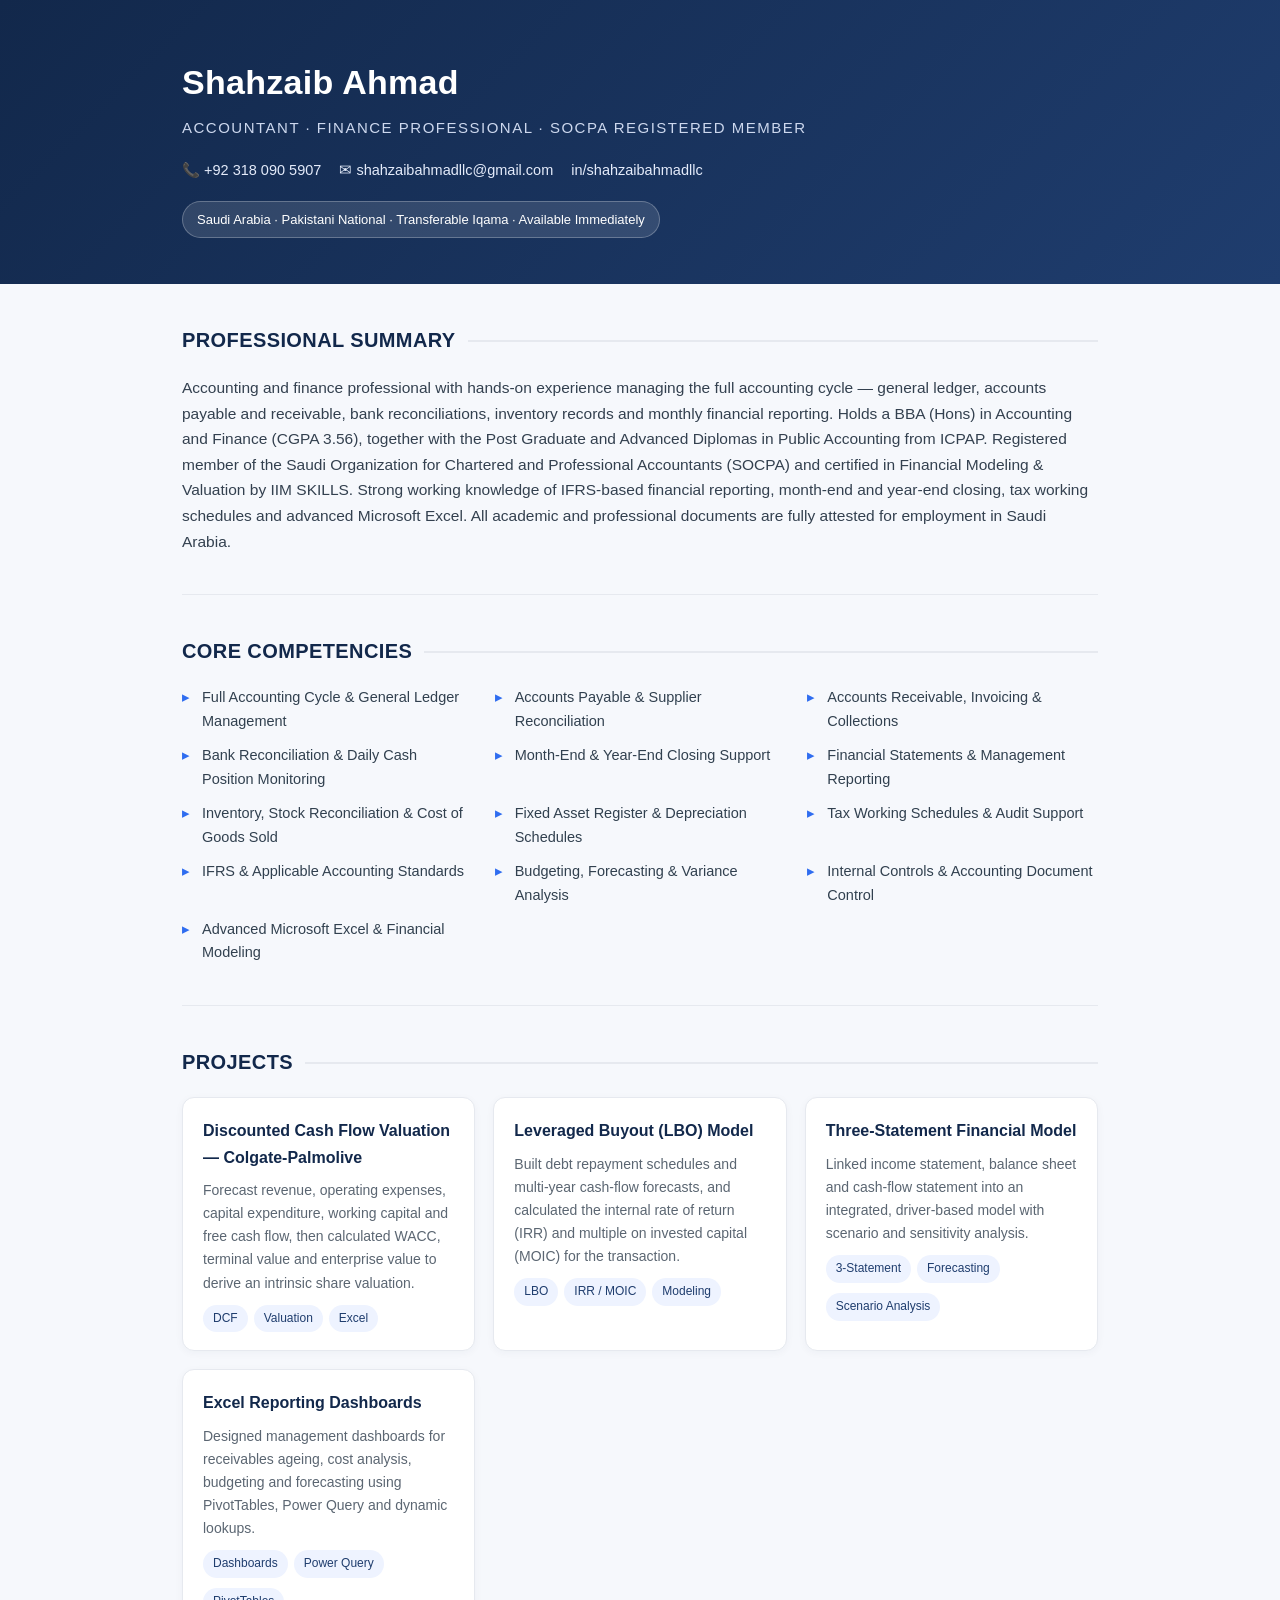
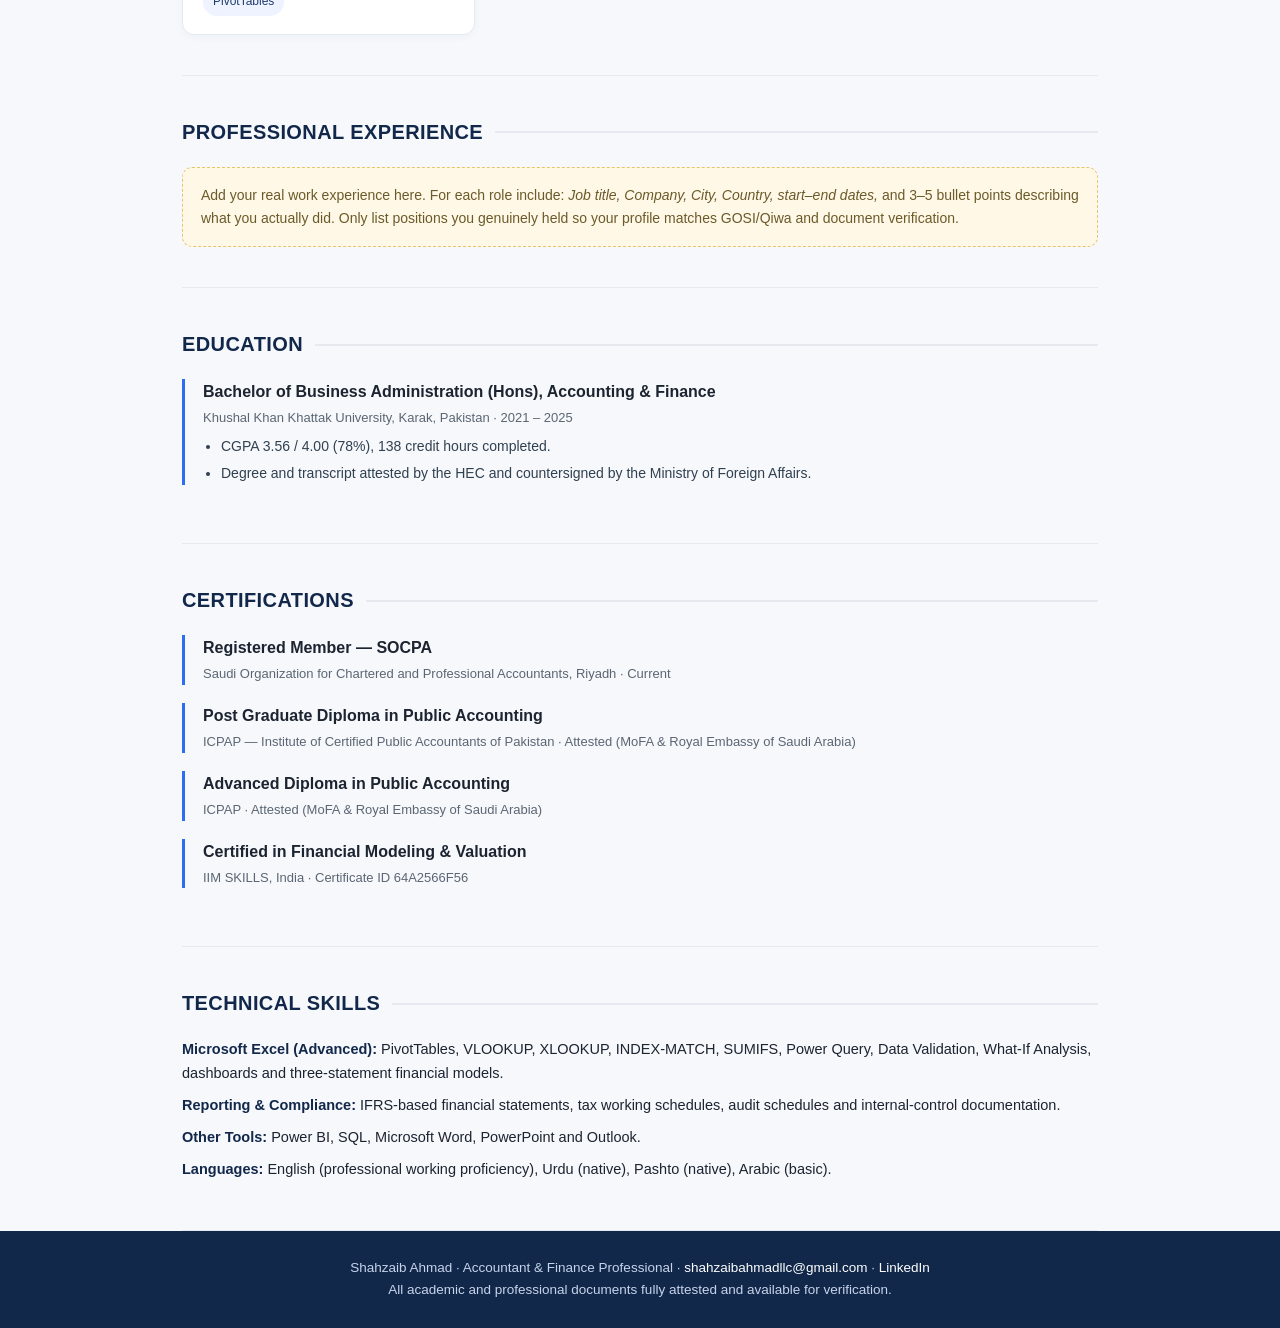
<file: index.html>
<!DOCTYPE html>
<html lang="en">
<head>
<meta charset="UTF-8">
<meta name="viewport" content="width=device-width, initial-scale=1.0">
<title>Shahzaib Ahmad — Accountant | Finance Professional | SOCPA Member</title>
<style>
  :root{
    --navy:#12284b; --navy2:#1f3d6e; --accent:#2f6df0; --ink:#1c2430;
    --muted:#5b6672; --line:#e6e9ef; --bg:#f6f8fc; --card:#ffffff;
  }
  *{box-sizing:border-box;margin:0;padding:0}
  body{font-family:"Segoe UI",Roboto,Helvetica,Arial,sans-serif;color:var(--ink);background:var(--bg);line-height:1.65}
  a{color:var(--accent);text-decoration:none}
  a:hover{text-decoration:underline}
  .wrap{max-width:960px;margin:0 auto;padding:0 22px}

  /* Header */
  header{background:linear-gradient(135deg,var(--navy),var(--navy2));color:#fff;padding:54px 0 46px}
  header .wrap{display:flex;flex-wrap:wrap;align-items:center;gap:8px;justify-content:space-between}
  .name{font-size:34px;font-weight:700;letter-spacing:.3px}
  .role{font-size:15px;color:#cdd8ee;margin-top:6px;text-transform:uppercase;letter-spacing:1.5px}
  .contact{margin-top:18px;font-size:14.5px;color:#e4ebfa;display:flex;flex-wrap:wrap;gap:8px 18px}
  .contact span,.contact a{color:#e4ebfa}
  .badge{display:inline-block;margin-top:18px;background:rgba(255,255,255,.12);border:1px solid rgba(255,255,255,.25);
         padding:7px 14px;border-radius:30px;font-size:13px;color:#fff}

  /* Sections */
  section{padding:40px 0;border-bottom:1px solid var(--line)}
  h2{font-size:20px;color:var(--navy);letter-spacing:.4px;text-transform:uppercase;margin-bottom:18px;
     display:flex;align-items:center;gap:12px}
  h2::after{content:"";flex:1;height:2px;background:var(--line)}
  p.lead{font-size:15.5px;color:#33404f}

  /* Competencies grid */
  .grid{display:grid;grid-template-columns:repeat(auto-fill,minmax(260px,1fr));gap:10px 22px;margin-top:6px}
  .grid li{list-style:none;padding-left:20px;position:relative;font-size:14.5px;color:#31404f}
  .grid li::before{content:"▸";position:absolute;left:0;color:var(--accent)}

  /* Cards */
  .cards{display:grid;grid-template-columns:repeat(auto-fill,minmax(280px,1fr));gap:18px}
  .card{background:var(--card);border:1px solid var(--line);border-radius:12px;padding:20px 20px 18px;
        box-shadow:0 2px 8px rgba(20,40,75,.04)}
  .card h3{font-size:16px;color:var(--navy);margin-bottom:8px}
  .card p{font-size:14px;color:var(--muted)}
  .tag{display:inline-block;margin:10px 6px 0 0;background:#eef3ff;color:var(--navy2);
       font-size:12px;padding:4px 10px;border-radius:20px}

  /* Timeline / education / certs */
  .item{margin-bottom:18px;padding-left:18px;border-left:3px solid var(--accent)}
  .item h3{font-size:16px;color:var(--ink)}
  .item .meta{font-size:13px;color:var(--muted);margin:2px 0 6px}
  .item ul{margin:6px 0 0 18px}
  .item li{font-size:14px;color:#31404f;margin-bottom:4px}

  .note{background:#fff8e6;border:1px dashed #e3c56b;border-radius:10px;padding:16px 18px;font-size:14px;color:#6b5a2a}

  /* Skills bar */
  .skills p{font-size:14.5px;margin-bottom:8px}
  .skills strong{color:var(--navy)}

  footer{background:var(--navy);color:#c7d3ea;text-align:center;padding:26px 0;font-size:13.5px}
  footer a{color:#fff}
</style>
</head>
<body>

<header>
  <div class="wrap">
    <div>
      <div class="name">Shahzaib Ahmad</div>
      <div class="role">Accountant · Finance Professional · SOCPA Registered Member</div>
      <div class="contact">
        <span>📞 +92 318 090 5907</span>
        <a href="mailto:shahzaibahmadllc@gmail.com">✉ shahzaibahmadllc@gmail.com</a>
        <a href="https://www.linkedin.com/in/shahzaibahmadllc" target="_blank">in/shahzaibahmadllc</a>
      </div>
      <div class="badge">Saudi Arabia · Pakistani National · Transferable Iqama · Available Immediately</div>
    </div>
  </div>
</header>

<main class="wrap">

  <!-- SUMMARY -->
  <section>
    <h2>Professional Summary</h2>
    <p class="lead">
      Accounting and finance professional with hands-on experience managing the full accounting cycle —
      general ledger, accounts payable and receivable, bank reconciliations, inventory records and monthly
      financial reporting. Holds a BBA (Hons) in Accounting and Finance (CGPA 3.56), together with the Post
      Graduate and Advanced Diplomas in Public Accounting from ICPAP. Registered member of the Saudi
      Organization for Chartered and Professional Accountants (SOCPA) and certified in Financial Modeling &amp;
      Valuation by IIM SKILLS. Strong working knowledge of IFRS-based financial reporting, month-end and
      year-end closing, tax working schedules and advanced Microsoft Excel. All academic and professional
      documents are fully attested for employment in Saudi Arabia.
    </p>
  </section>

  <!-- CORE COMPETENCIES -->
  <section>
    <h2>Core Competencies</h2>
    <ul class="grid">
      <li>Full Accounting Cycle &amp; General Ledger Management</li>
      <li>Accounts Payable &amp; Supplier Reconciliation</li>
      <li>Accounts Receivable, Invoicing &amp; Collections</li>
      <li>Bank Reconciliation &amp; Daily Cash Position Monitoring</li>
      <li>Month-End &amp; Year-End Closing Support</li>
      <li>Financial Statements &amp; Management Reporting</li>
      <li>Inventory, Stock Reconciliation &amp; Cost of Goods Sold</li>
      <li>Fixed Asset Register &amp; Depreciation Schedules</li>
      <li>Tax Working Schedules &amp; Audit Support</li>
      <li>IFRS &amp; Applicable Accounting Standards</li>
      <li>Budgeting, Forecasting &amp; Variance Analysis</li>
      <li>Internal Controls &amp; Accounting Document Control</li>
      <li>Advanced Microsoft Excel &amp; Financial Modeling</li>
    </ul>
  </section>

  <!-- PROJECTS -->
  <section>
    <h2>Projects</h2>
    <div class="cards">
      <div class="card">
        <h3>Discounted Cash Flow Valuation — Colgate-Palmolive</h3>
        <p>Forecast revenue, operating expenses, capital expenditure, working capital and free cash flow,
           then calculated WACC, terminal value and enterprise value to derive an intrinsic share valuation.</p>
        <span class="tag">DCF</span><span class="tag">Valuation</span><span class="tag">Excel</span>
      </div>
      <div class="card">
        <h3>Leveraged Buyout (LBO) Model</h3>
        <p>Built debt repayment schedules and multi-year cash-flow forecasts, and calculated the internal
           rate of return (IRR) and multiple on invested capital (MOIC) for the transaction.</p>
        <span class="tag">LBO</span><span class="tag">IRR / MOIC</span><span class="tag">Modeling</span>
      </div>
      <div class="card">
        <h3>Three-Statement Financial Model</h3>
        <p>Linked income statement, balance sheet and cash-flow statement into an integrated, driver-based
           model with scenario and sensitivity analysis.</p>
        <span class="tag">3-Statement</span><span class="tag">Forecasting</span><span class="tag">Scenario Analysis</span>
      </div>
      <div class="card">
        <h3>Excel Reporting Dashboards</h3>
        <p>Designed management dashboards for receivables ageing, cost analysis, budgeting and forecasting
           using PivotTables, Power Query and dynamic lookups.</p>
        <span class="tag">Dashboards</span><span class="tag">Power Query</span><span class="tag">PivotTables</span>
      </div>
    </div>
  </section>

  <!-- EXPERIENCE (fill with real roles only) -->
  <section>
    <h2>Professional Experience</h2>
    <div class="note">
      Add your real work experience here. For each role include: <em>Job title, Company, City, Country,
      start–end dates,</em> and 3–5 bullet points describing what you actually did. Only list positions you
      genuinely held so your profile matches GOSI/Qiwa and document verification.
    </div>
    <!--
      TEMPLATE — copy this block for each real job and fill it in:

      <div class="item">
        <h3>Job Title — Company Name</h3>
        <div class="meta">City, Country · Month Year – Month Year</div>
        <ul>
          <li>Responsibility / achievement one</li>
          <li>Responsibility / achievement two</li>
          <li>Responsibility / achievement three</li>
        </ul>
      </div>
    -->
  </section>

  <!-- EDUCATION -->
  <section>
    <h2>Education</h2>
    <div class="item">
      <h3>Bachelor of Business Administration (Hons), Accounting &amp; Finance</h3>
      <div class="meta">Khushal Khan Khattak University, Karak, Pakistan · 2021 – 2025</div>
      <ul>
        <li>CGPA 3.56 / 4.00 (78%), 138 credit hours completed.</li>
        <li>Degree and transcript attested by the HEC and countersigned by the Ministry of Foreign Affairs.</li>
      </ul>
    </div>
  </section>

  <!-- CERTIFICATIONS -->
  <section>
    <h2>Certifications</h2>
    <div class="item">
      <h3>Registered Member — SOCPA</h3>
      <div class="meta">Saudi Organization for Chartered and Professional Accountants, Riyadh · Current</div>
    </div>
    <div class="item">
      <h3>Post Graduate Diploma in Public Accounting</h3>
      <div class="meta">ICPAP — Institute of Certified Public Accountants of Pakistan · Attested (MoFA &amp; Royal Embassy of Saudi Arabia)</div>
    </div>
    <div class="item">
      <h3>Advanced Diploma in Public Accounting</h3>
      <div class="meta">ICPAP · Attested (MoFA &amp; Royal Embassy of Saudi Arabia)</div>
    </div>
    <div class="item">
      <h3>Certified in Financial Modeling &amp; Valuation</h3>
      <div class="meta">IIM SKILLS, India · Certificate ID 64A2566F56</div>
    </div>
  </section>

  <!-- SKILLS -->
  <section class="skills">
    <h2>Technical Skills</h2>
    <p><strong>Microsoft Excel (Advanced):</strong> PivotTables, VLOOKUP, XLOOKUP, INDEX-MATCH, SUMIFS,
       Power Query, Data Validation, What-If Analysis, dashboards and three-statement financial models.</p>
    <p><strong>Reporting &amp; Compliance:</strong> IFRS-based financial statements, tax working schedules,
       audit schedules and internal-control documentation.</p>
    <p><strong>Other Tools:</strong> Power BI, SQL, Microsoft Word, PowerPoint and Outlook.</p>
    <p><strong>Languages:</strong> English (professional working proficiency), Urdu (native),
       Pashto (native), Arabic (basic).</p>
  </section>

</main>

<footer>
  <div class="wrap">
    Shahzaib Ahmad · Accountant &amp; Finance Professional ·
    <a href="mailto:shahzaibahmadllc@gmail.com">shahzaibahmadllc@gmail.com</a> ·
    <a href="https://www.linkedin.com/in/shahzaibahmadllc" target="_blank">LinkedIn</a><br>
    All academic and professional documents fully attested and available for verification.
  </div>
</footer>

</body>
</html>
</file>
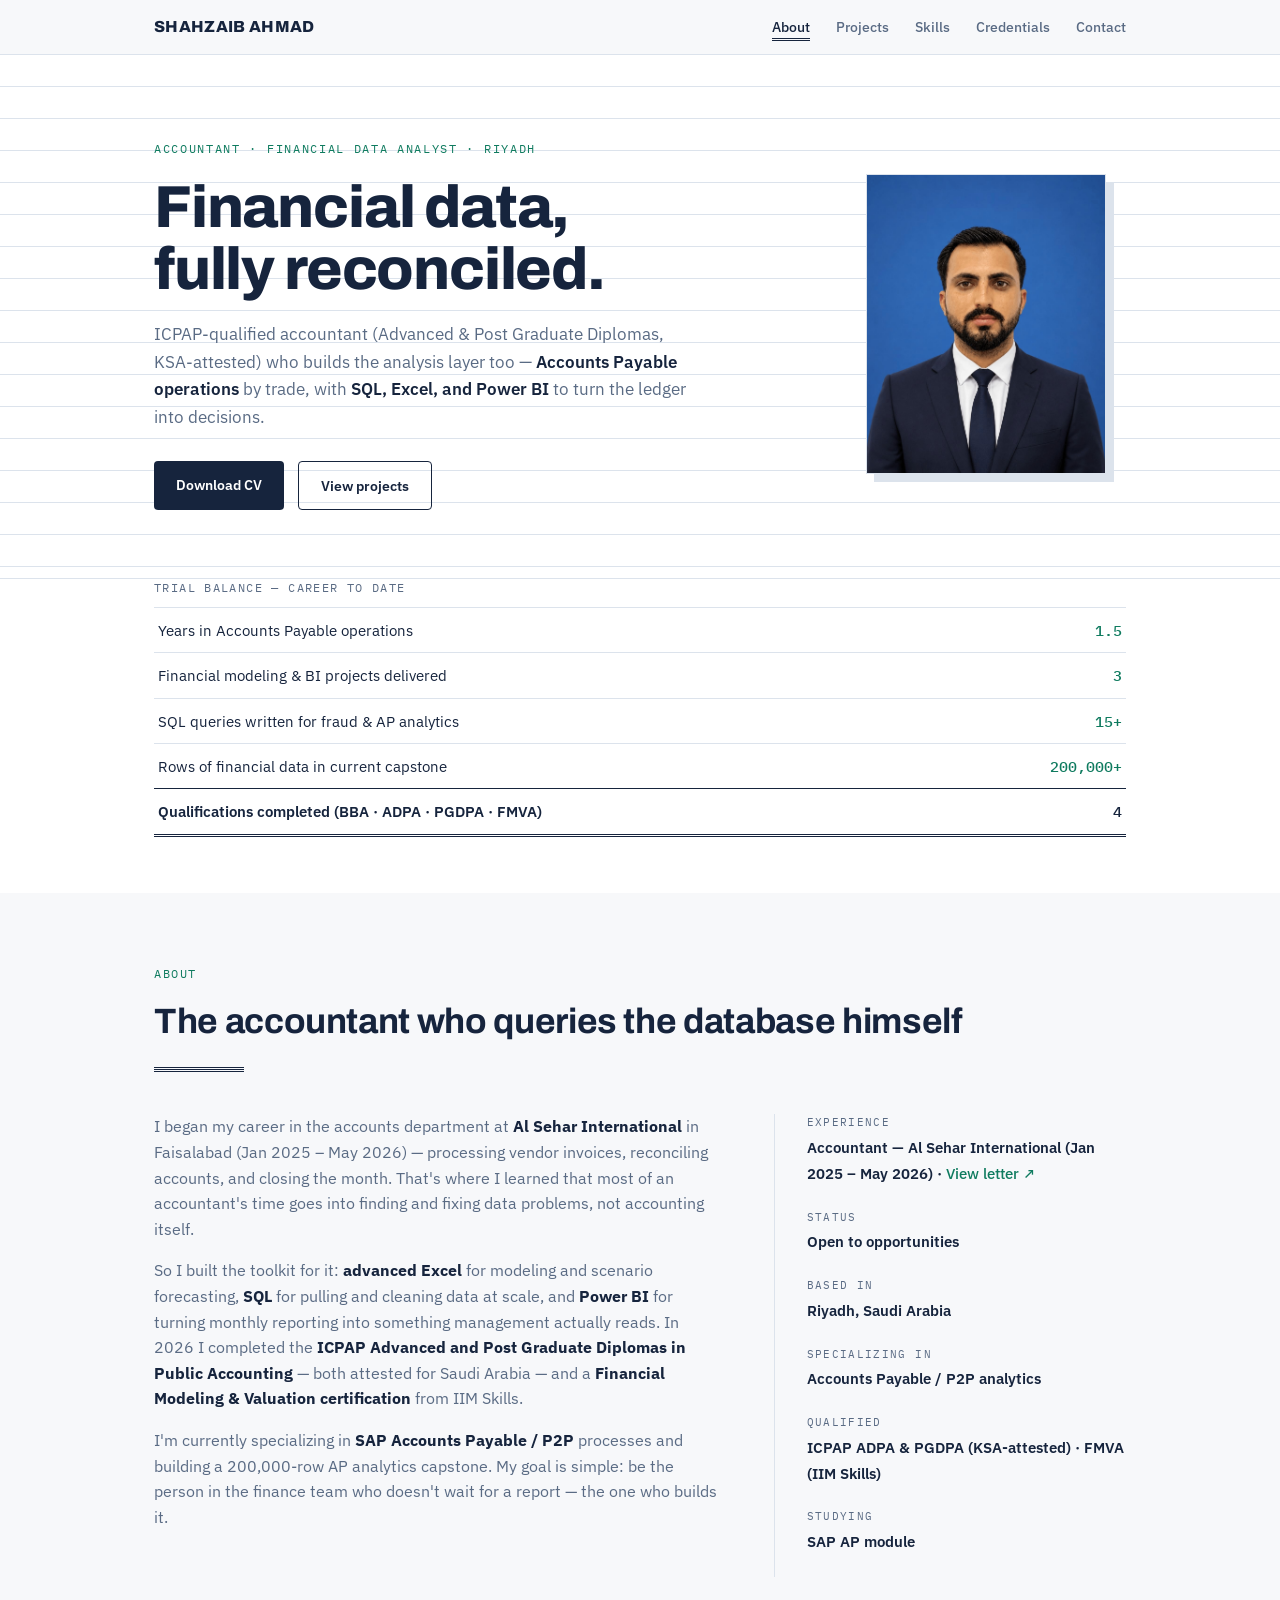
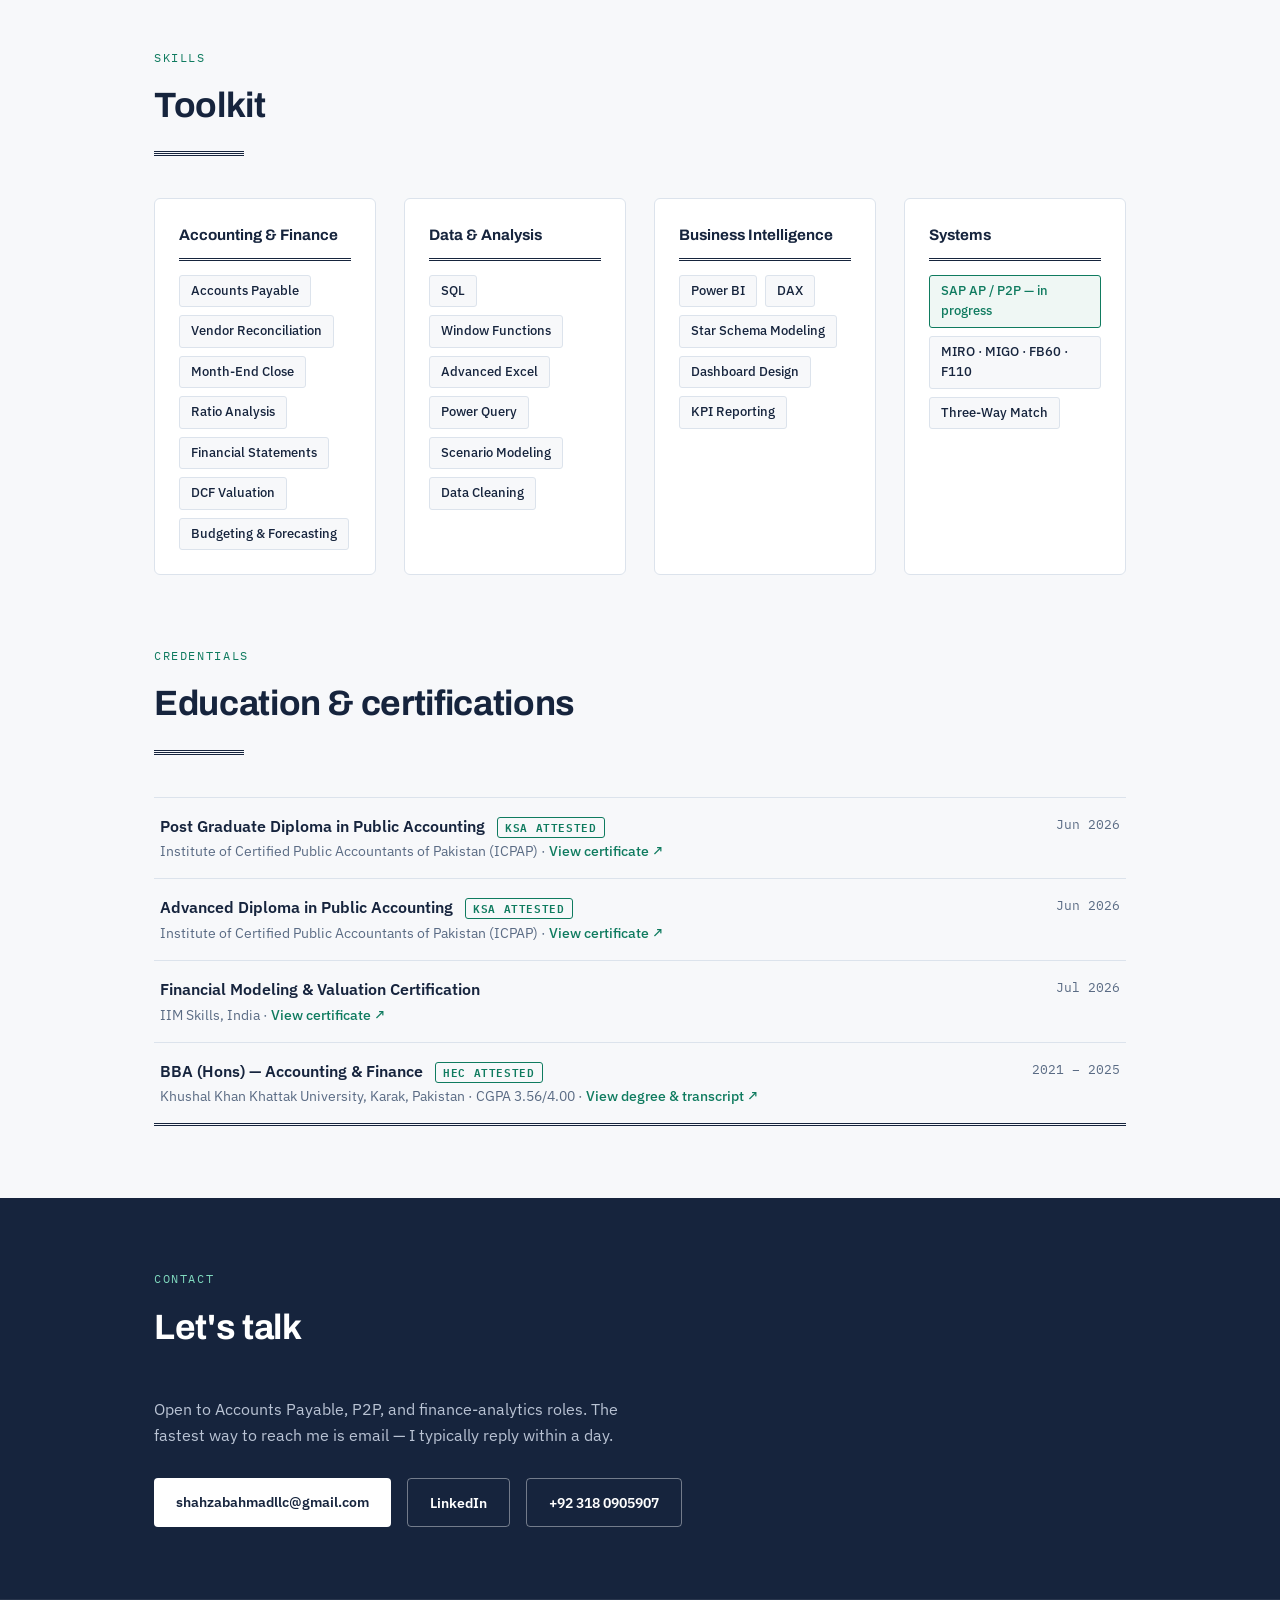
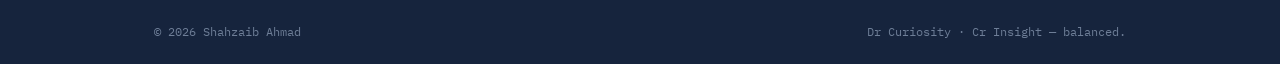
<file: index (1).html>
<!DOCTYPE html>
<html lang="en">
<head>
<meta charset="UTF-8">
<meta name="viewport" content="width=device-width, initial-scale=1.0">
<title>Shahzaib Ahmad — Accountant & Financial Data Analyst</title>
<meta name="description" content="Portfolio of Shahzaib Ahmad — ICPAP-qualified accountant and financial data analyst specializing in Accounts Payable, SQL, Excel, and Power BI.">
<link rel="preconnect" href="https://fonts.googleapis.com">
<link rel="preconnect" href="https://fonts.gstatic.com" crossorigin>
<link href="https://fonts.googleapis.com/css2?family=Archivo:wght@600;700;800&family=IBM+Plex+Sans:wght@400;500;600&family=IBM+Plex+Mono:wght@400;500&display=swap" rel="stylesheet">
<link rel="stylesheet" href="styles.css">
</head>
<body>

<nav>
  <div class="nav-inner">
    <a class="nav-name" href="index.html">SHAHZAIB AHMAD</a>
    <span class="nav-links">
      <a href="index.html" class="active">About</a>
      <a href="projects.html">Projects</a>
      <a href="index.html#skills">Skills</a>
      <a href="index.html#credentials">Credentials</a>
      <a href="index.html#contact">Contact</a>
    </span>
  </div>
</nav>

<header class="ledger-bg">
  <div class="wrap">
    <div class="hero">
      <div>
        <p class="eyebrow">Accountant · Financial Data Analyst · Riyadh</p>
        <h1>Financial data,<br>fully reconciled.</h1>
        <p class="hero-sub">ICPAP-qualified accountant (Advanced &amp; Post Graduate Diplomas, KSA-attested) who builds the analysis layer too — <strong>Accounts Payable operations</strong> by trade, with <strong>SQL, Excel, and Power BI</strong> to turn the ledger into decisions.</p>
        <div class="cta-row">
          <a class="btn btn-primary" href="Shahzaib_Ahmad_CV.pdf" download>Download CV</a>
          <a class="btn btn-ghost" href="projects.html">View projects</a>
        </div>
      </div>
      <img class="hero-photo" src="photo.jpg" alt="Portrait of Shahzaib Ahmad">
    </div>
  </div>
</header>

<div class="tb-strip">
  <div class="wrap">
    <table class="tb-table" aria-label="Career summary presented as a trial balance">
      <caption>Trial balance — career to date</caption>
      <tr><td>Years in Accounts Payable operations</td><td>1.5</td></tr>
      <tr><td>Financial modeling &amp; BI projects delivered</td><td>3</td></tr>
      <tr><td>SQL queries written for fraud &amp; AP analytics</td><td>15+</td></tr>
      <tr><td>Rows of financial data in current capstone</td><td>200,000+</td></tr>
      <tr class="tb-total"><td>Qualifications completed (BBA · ADPA · PGDPA · FMVA)</td><td>4</td></tr>
    </table>
  </div>
</div>

<section id="about">
  <div class="wrap">
    <div class="sec-head reveal">
      <span class="sec-label">About</span>
      <h2>The accountant who queries the database himself</h2>
      <hr class="double-rule">
    </div>
    <div class="about-grid">
      <div class="about-text reveal">
        <p>I began my career in the accounts department at <strong>Al Sehar International</strong> in Faisalabad (Jan 2025 – May 2026) — processing vendor invoices, reconciling accounts, and closing the month. That's where I learned that most of an accountant's time goes into finding and fixing data problems, not accounting itself.</p>
        <p>So I built the toolkit for it: <strong>advanced Excel</strong> for modeling and scenario forecasting, <strong>SQL</strong> for pulling and cleaning data at scale, and <strong>Power BI</strong> for turning monthly reporting into something management actually reads. In 2026 I completed the <strong>ICPAP Advanced and Post Graduate Diplomas in Public Accounting</strong> — both attested for Saudi Arabia — and a <strong>Financial Modeling &amp; Valuation certification</strong> from IIM Skills.</p>
        <p>I'm currently specializing in <strong>SAP Accounts Payable / P2P</strong> processes and building a 200,000-row AP analytics capstone. My goal is simple: be the person in the finance team who doesn't wait for a report — the one who builds it.</p>
      </div>
      <div class="about-facts reveal">
        <div class="fact"><span class="k">Experience</span><span class="v">Accountant — Al Sehar International (Jan 2025 – May 2026) · <a class="cred-link" href="AlSehar_Experience_Certificate.pdf" target="_blank" rel="noopener">View letter ↗</a></span></div>
        <div class="fact"><span class="k">Status</span><span class="v">Open to opportunities</span></div>
        <div class="fact"><span class="k">Based in</span><span class="v">Riyadh, Saudi Arabia</span></div>
        <div class="fact"><span class="k">Specializing in</span><span class="v">Accounts Payable / P2P analytics</span></div>
        <div class="fact"><span class="k">Qualified</span><span class="v">ICPAP ADPA &amp; PGDPA (KSA-attested) · FMVA (IIM Skills)</span></div>
        <div class="fact"><span class="k">Studying</span><span class="v">SAP AP module</span></div>
      </div>
    </div>
  </div>
</section>

<section id="skills" style="padding-top: 0;">
  <div class="wrap">
    <div class="sec-head reveal">
      <span class="sec-label">Skills</span>
      <h2>Toolkit</h2>
      <hr class="double-rule">
    </div>
    <div class="skills-grid">
      <div class="skill-group reveal">
        <h3>Accounting &amp; Finance</h3>
        <div class="tags">
          <span class="tag">Accounts Payable</span><span class="tag">Vendor Reconciliation</span>
          <span class="tag">Month-End Close</span><span class="tag">Ratio Analysis</span>
          <span class="tag">Financial Statements</span><span class="tag">DCF Valuation</span>
          <span class="tag">Budgeting &amp; Forecasting</span>
        </div>
      </div>
      <div class="skill-group reveal">
        <h3>Data &amp; Analysis</h3>
        <div class="tags">
          <span class="tag">SQL</span><span class="tag">Window Functions</span>
          <span class="tag">Advanced Excel</span><span class="tag">Power Query</span>
          <span class="tag">Scenario Modeling</span><span class="tag">Data Cleaning</span>
        </div>
      </div>
      <div class="skill-group reveal">
        <h3>Business Intelligence</h3>
        <div class="tags">
          <span class="tag">Power BI</span><span class="tag">DAX</span>
          <span class="tag">Star Schema Modeling</span><span class="tag">Dashboard Design</span>
          <span class="tag">KPI Reporting</span>
        </div>
      </div>
      <div class="skill-group reveal">
        <h3>Systems</h3>
        <div class="tags">
          <span class="tag learning">SAP AP / P2P — in progress</span>
          <span class="tag">MIRO · MIGO · FB60 · F110</span>
          <span class="tag">Three-Way Match</span>
        </div>
      </div>
    </div>
  </div>
</section>

<section id="credentials" style="padding-top: 0;">
  <div class="wrap">
    <div class="sec-head reveal">
      <span class="sec-label">Credentials</span>
      <h2>Education &amp; certifications</h2>
      <hr class="double-rule">
    </div>
    <table class="cred-table reveal">
      <tr>
        <td><div class="cred-name">Post Graduate Diploma in Public Accounting <span class="attest">KSA attested</span></div><div class="cred-inst">Institute of Certified Public Accountants of Pakistan (ICPAP) · <a class="cred-link" href="ICPAP_Diplomas_Attested.pdf" target="_blank" rel="noopener">View certificate ↗</a></div></td>
        <td class="cred-date">Jun 2026</td>
      </tr>
      <tr>
        <td><div class="cred-name">Advanced Diploma in Public Accounting <span class="attest">KSA attested</span></div><div class="cred-inst">Institute of Certified Public Accountants of Pakistan (ICPAP) · <a class="cred-link" href="ICPAP_Diplomas_Attested.pdf" target="_blank" rel="noopener">View certificate ↗</a></div></td>
        <td class="cred-date">Jun 2026</td>
      </tr>
      <tr>
        <td><div class="cred-name">Financial Modeling &amp; Valuation Certification</div><div class="cred-inst">IIM Skills, India · <a class="cred-link" href="FMVA_Certificate.pdf" target="_blank" rel="noopener">View certificate ↗</a></div></td>
        <td class="cred-date">Jul 2026</td>
      </tr>
      <tr>
        <td><div class="cred-name">BBA (Hons) — Accounting &amp; Finance <span class="attest">HEC attested</span></div><div class="cred-inst">Khushal Khan Khattak University, Karak, Pakistan · CGPA 3.56/4.00 · <a class="cred-link" href="BBA_Degree_HEC_Attested.pdf" target="_blank" rel="noopener">View degree &amp; transcript ↗</a></div></td>
        <td class="cred-date">2021 – 2025</td>
      </tr>
    </table>
  </div>
</section>

<section id="contact" class="contact-band">
  <div class="wrap">
    <div class="sec-head reveal">
      <span class="sec-label">Contact</span>
      <h2>Let's talk</h2>
    </div>
    <p class="reveal">Open to Accounts Payable, P2P, and finance-analytics roles. The fastest way to reach me is email — I typically reply within a day.</p>
    <div class="contact-links reveal">
      <a class="btn btn-primary" href="mailto:shahzabahmadllc@gmail.com">shahzabahmadllc@gmail.com</a>
      <a class="btn btn-ghost" href="https://www.linkedin.com/in/shahzaib-ahmad-0a3155265" target="_blank" rel="noopener">LinkedIn</a>
      <a class="btn btn-ghost" href="tel:+923180905907">+92 318 0905907</a>
    </div>
  </div>
</section>

<footer>
  <div class="wrap">
    <span>© 2026 Shahzaib Ahmad</span>
    <span>Dr Curiosity · Cr Insight — balanced.</span>
  </div>
</footer>

<script>
  const io = new IntersectionObserver((entries) => {
    entries.forEach(e => { if (e.isIntersecting) { e.target.classList.add('in'); io.unobserve(e.target); } });
  }, { threshold: 0.12 });
  document.querySelectorAll('.reveal').forEach(el => io.observe(el));
</script>

</body>
</html>
</file>
<file: styles.css>
:root {
  --ink: #16243D;
  --paper: #F7F8FA;
  --ledger: #DCE3EC;
  --balance: #0F7B5F;
  --slate: #5A6B84;
  --white: #FFFFFF;
}
* { margin: 0; padding: 0; box-sizing: border-box; }
html { scroll-behavior: smooth; }
@media (prefers-reduced-motion: reduce) {
  html { scroll-behavior: auto; }
  .reveal { opacity: 1 !important; transform: none !important; transition: none !important; }
}
body {
  font-family: 'IBM Plex Sans', sans-serif;
  background: var(--paper);
  color: var(--ink);
  line-height: 1.6;
  font-size: 16px;
}

/* Signature: the accountant's double rule */
.double-rule {
  border: none;
  border-top: 1px solid var(--ink);
  border-bottom: 3px double var(--ink);
  height: 5px;
  background: none;
}
.mono { font-family: 'IBM Plex Mono', monospace; font-variant-numeric: tabular-nums; }
.wrap { max-width: 1020px; margin: 0 auto; padding: 0 24px; }

/* Nav */
nav {
  position: sticky; top: 0; z-index: 50;
  background: rgba(247,248,250,0.92);
  backdrop-filter: blur(8px);
  border-bottom: 1px solid var(--ledger);
}
.nav-inner {
  display: flex; justify-content: space-between; align-items: center;
  padding: 14px 24px; max-width: 1020px; margin: 0 auto;
}
.nav-name { font-family: 'Archivo', sans-serif; font-weight: 800; font-size: 1rem; letter-spacing: 0.02em; color: var(--ink); text-decoration: none; }
.nav-links a {
  color: var(--slate); text-decoration: none; font-size: 0.85rem;
  margin-left: 22px; font-weight: 500;
}
.nav-links a:hover, .nav-links a:focus-visible { color: var(--balance); }
.nav-links a.active { color: var(--ink); border-bottom: 3px double var(--ink); padding-bottom: 2px; }
a:focus-visible { outline: 2px solid var(--balance); outline-offset: 3px; border-radius: 2px; }

/* Hero (ledger paper) */
header.ledger-bg {
  background:
    repeating-linear-gradient(to bottom, transparent 0 31px, var(--ledger) 31px 32px),
    var(--white);
  border-bottom: 1px solid var(--ledger);
}
.hero {
  display: grid; grid-template-columns: 1fr 260px; gap: 48px;
  align-items: center; padding: 84px 0 68px;
}
.eyebrow {
  font-family: 'IBM Plex Mono', monospace;
  font-size: 0.75rem; letter-spacing: 0.14em; text-transform: uppercase;
  color: var(--balance); margin-bottom: 18px;
}
h1 {
  font-family: 'Archivo', sans-serif; font-weight: 800;
  font-size: clamp(2.3rem, 6vw, 3.7rem);
  line-height: 1.05; letter-spacing: -0.02em; margin-bottom: 20px;
}
.hero-sub { font-size: 1.08rem; color: var(--slate); max-width: 54ch; margin-bottom: 30px; }
.hero-sub strong { color: var(--ink); font-weight: 600; }
.cta-row { display: flex; gap: 14px; flex-wrap: wrap; }
.btn {
  display: inline-block; text-decoration: none; font-weight: 600; font-size: 0.9rem;
  padding: 12px 22px; border-radius: 4px; transition: background 0.15s ease, color 0.15s ease, border-color 0.15s ease;
}
.btn-primary { background: var(--ink); color: var(--white); }
.btn-primary:hover { background: var(--balance); }
.btn-ghost { border: 1.5px solid var(--ink); color: var(--ink); }
.btn-ghost:hover { border-color: var(--balance); color: var(--balance); }
.hero-photo {
  width: 240px; height: 300px; object-fit: cover;
  border: 1px solid var(--ledger);
  box-shadow: 8px 8px 0 var(--ledger);
}

/* Trial balance strip */
.tb-strip { padding: 0 0 56px; background: var(--white); }
.tb-table { width: 100%; border-collapse: collapse; }
.tb-table caption {
  text-align: left; font-family: 'IBM Plex Mono', monospace;
  font-size: 0.72rem; letter-spacing: 0.12em; text-transform: uppercase;
  color: var(--slate); padding-bottom: 10px;
}
.tb-table td { padding: 10px 4px; font-size: 0.95rem; border-top: 1px solid var(--ledger); }
.tb-table td:last-child { text-align: right; font-family: 'IBM Plex Mono', monospace; font-weight: 500; color: var(--balance); }
.tb-total td { border-top: 1px solid var(--ink); border-bottom: 3px double var(--ink); font-weight: 600; }
.tb-total td:last-child { color: var(--ink); }

/* Sections */
section { padding: 72px 0; }
.sec-head { margin-bottom: 42px; }
.sec-label {
  font-family: 'IBM Plex Mono', monospace; font-size: 0.72rem;
  letter-spacing: 0.14em; text-transform: uppercase; color: var(--balance);
  display: block; margin-bottom: 10px;
}
h2 {
  font-family: 'Archivo', sans-serif; font-weight: 700;
  font-size: clamp(1.6rem, 3.6vw, 2.2rem); letter-spacing: -0.01em;
  margin-bottom: 14px;
}
.sec-head .double-rule { max-width: 90px; margin-top: 18px; }

/* About */
.about-grid { display: grid; grid-template-columns: 1.6fr 1fr; gap: 56px; }
.about-text p { margin-bottom: 16px; color: var(--slate); }
.about-text p strong { color: var(--ink); }
.about-facts { border-left: 1px solid var(--ledger); padding-left: 32px; }
.fact { margin-bottom: 22px; }
.fact .k {
  font-family: 'IBM Plex Mono', monospace; font-size: 0.7rem;
  text-transform: uppercase; letter-spacing: 0.12em; color: var(--slate);
  display: block; margin-bottom: 3px;
}
.fact .v { font-weight: 600; font-size: 0.95rem; }

/* Projects */
.projects-band { background: var(--white); border-top: 1px solid var(--ledger); border-bottom: 1px solid var(--ledger); }
.project {
  display: grid; grid-template-columns: 300px 1fr; gap: 40px;
  padding: 44px 0; border-top: 1px solid var(--ledger);
}
.project:first-of-type { border-top: none; }
.proj-visual {
  background: var(--paper); border: 1px dashed var(--ledger);
  min-height: 190px; display: flex; align-items: center; justify-content: center;
  color: var(--slate); font-family: 'IBM Plex Mono', monospace; font-size: 0.75rem;
  text-align: center; padding: 16px; border-radius: 4px;
}
img.proj-visual { border-style: solid; object-fit: cover; width: 100%; padding: 0; }
.proj-title { font-family: 'Archivo', sans-serif; font-weight: 700; font-size: 1.3rem; margin-bottom: 6px; }
.proj-tools { font-family: 'IBM Plex Mono', monospace; font-size: 0.75rem; color: var(--balance); margin-bottom: 16px; }
.proj-rows { display: grid; gap: 10px; }
.proj-row { display: grid; grid-template-columns: 96px 1fr; gap: 14px; font-size: 0.93rem; }
.proj-row .k {
  font-family: 'IBM Plex Mono', monospace; font-size: 0.7rem;
  text-transform: uppercase; letter-spacing: 0.1em; color: var(--slate); padding-top: 3px;
}
.proj-row .v { color: var(--ink); }
.proj-row.result .v { font-weight: 600; }
.proj-row.result .k { color: var(--balance); }
.badge {
  display: inline-block; font-family: 'IBM Plex Mono', monospace; font-size: 0.68rem;
  letter-spacing: 0.08em; text-transform: uppercase;
  padding: 3px 9px; border-radius: 3px; margin-left: 10px; vertical-align: middle;
}
.badge.done { background: #EFF7F4; color: var(--balance); border: 1px solid var(--balance); }
.badge.progress { background: #FBF6EA; color: #9A7B1E; border: 1px solid #D9BC6B; }
.badge.soon { background: var(--paper); color: var(--slate); border: 1px solid var(--ledger); }

/* Skills */
.skills-grid { display: grid; grid-template-columns: repeat(auto-fit, minmax(220px, 1fr)); gap: 28px; }
.skill-group { background: var(--white); border: 1px solid var(--ledger); border-radius: 6px; padding: 24px; }
.skill-group h3 {
  font-family: 'Archivo', sans-serif; font-size: 0.95rem; font-weight: 700;
  margin-bottom: 14px; padding-bottom: 10px;
  border-bottom: 3px double var(--ink);
}
.tags { display: flex; flex-wrap: wrap; gap: 8px; }
.tag {
  font-size: 0.8rem; font-weight: 500; color: var(--ink);
  background: var(--paper); border: 1px solid var(--ledger);
  padding: 5px 11px; border-radius: 3px;
}
.tag.learning { color: var(--balance); border-color: var(--balance); background: #EFF7F4; }

/* Credentials */
.cred-table { width: 100%; border-collapse: collapse; }
.cred-table td { padding: 16px 6px; border-top: 1px solid var(--ledger); vertical-align: top; }
.cred-table tr:last-child td { border-bottom: 3px double var(--ink); }
.cred-name { font-weight: 600; }
.cred-inst { color: var(--slate); font-size: 0.9rem; }
.cred-date { font-family: 'IBM Plex Mono', monospace; font-size: 0.82rem; color: var(--slate); text-align: right; white-space: nowrap; }
.attest {
  display: inline-block; font-family: 'IBM Plex Mono', monospace; font-size: 0.66rem;
  letter-spacing: 0.06em; text-transform: uppercase; color: var(--balance);
  border: 1px solid var(--balance); border-radius: 3px; padding: 1px 7px; margin-left: 8px;
}

.cred-link { color: var(--balance); text-decoration: none; font-weight: 500; }
.cred-link:hover { text-decoration: underline; }
.cred-soon { color: var(--slate); font-style: italic; font-size: 0.85rem; }

/* Contact */
.contact-band { background: var(--ink); color: var(--white); }
.contact-band .sec-label { color: #7FD9BE; }
.contact-band h2 { color: var(--white); }
.contact-band p { color: #B9C3D4; max-width: 50ch; margin-bottom: 30px; }
.contact-links { display: flex; gap: 16px; flex-wrap: wrap; }
.contact-links .btn-primary { background: var(--white); color: var(--ink); }
.contact-links .btn-primary:hover { background: #7FD9BE; }
.contact-links .btn-ghost { border-color: rgba(255,255,255,0.4); color: var(--white); }
.contact-links .btn-ghost:hover { border-color: #7FD9BE; color: #7FD9BE; }

footer {
  background: var(--ink); color: #6E7E97;
  font-size: 0.78rem; font-family: 'IBM Plex Mono', monospace;
  padding: 22px 0; border-top: 1px solid rgba(255,255,255,0.08);
}
footer .wrap { display: flex; justify-content: space-between; flex-wrap: wrap; gap: 8px; }

/* Page header for inner pages */
.page-head { background: var(--white); border-bottom: 1px solid var(--ledger); padding: 60px 0 46px; }
.page-head h1 { font-size: clamp(2rem, 5vw, 3rem); margin-bottom: 12px; }
.page-head p { color: var(--slate); max-width: 60ch; }

/* Reveal */
.reveal { opacity: 0; transform: translateY(16px); transition: opacity 0.5s ease, transform 0.5s ease; }
.reveal.in { opacity: 1; transform: none; }

@media (max-width: 820px) {
  .hero { grid-template-columns: 1fr; padding: 56px 0 44px; gap: 32px; }
  .hero-photo { width: 180px; height: 225px; }
  .about-grid { grid-template-columns: 1fr; gap: 36px; }
  .about-facts { border-left: none; padding-left: 0; border-top: 1px solid var(--ledger); padding-top: 28px; }
  .project { grid-template-columns: 1fr; gap: 22px; }
  .nav-links a { margin-left: 13px; font-size: 0.8rem; }
}
</file>
